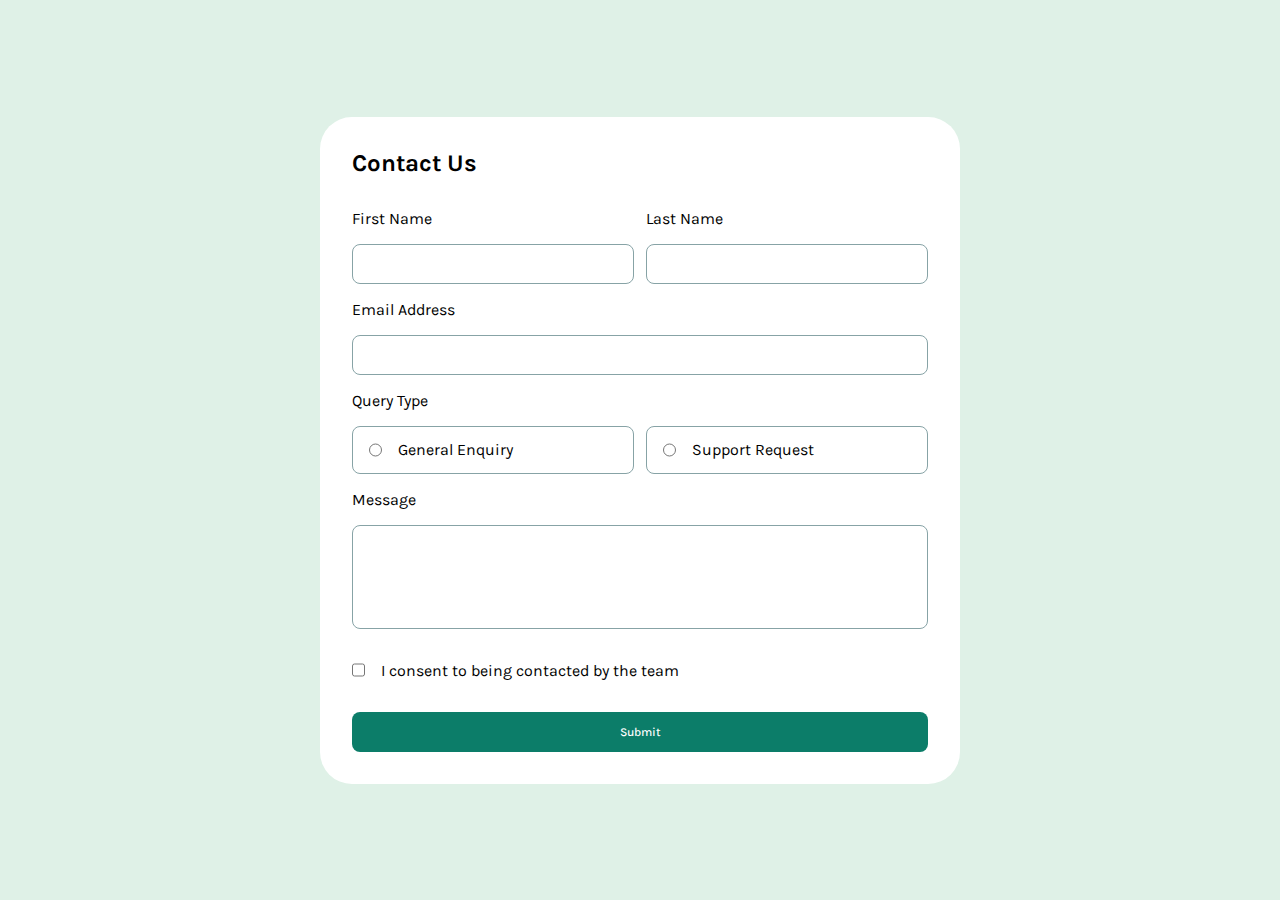
<file: contact-form-main/index.html>
<!DOCTYPE html>
<html lang="en">
<head>
  <meta charset="UTF-8">
  <meta name="viewport" content="width=device-width, initial-scale=1.0"> <!-- displays site properly based on user's device -->
  <link rel="preconnect" href="https://fonts.googleapis.com">
  <link rel="preconnect" href="https://fonts.gstatic.com" crossorigin>
  <link href="https://fonts.googleapis.com/css2?family=Karla:ital,wght@0,200..800;1,200..800&display=swap" rel="stylesheet">
  <link rel="stylesheet" href="./assets/css/style.css">
  <link rel="icon" type="image/png" sizes="32x32" href="./assets/images/favicon-32x32.png">
  
  <title>Frontend Mentor | Contact form</title>
</head>
<body>
  <main>
    <h1>Contact Us</h1>
    <form>
      <section class="nomes">
        <section class="primeiroNome">
          <label for="inputPrimeiro">First Name</label>
          <input type="text" id=""inputPrimeiro/>
          <!-- This field is required -->
        </section>

        <section class="ultimoNome">
          <label for="ultimoNome">Last Name</label>
          <input type="text" id="inputUltimo">
          <!-- This field is required -->
        </section>
      </section>

      <section class="email">
        <label for="inputEmail">Email Address</label>
        <input type="text" id="inputEmail">
        <!-- Please enter a valid email address -->
        <!-- This field is required -->
      </section>

      <section class="query">
        <p>Query Type</p>

        <section class="inputsRadio">
          <section class="general">
            <input type="radio" name="query" id="general" value="General Enquiry">
            <label for="general">General Enquiry</label>
          </section>
          <section class="support">
            <input type="radio" name="query" id="support" value="Support Request">
            <label for="support">Support Request</label>
          </section>
        </section>
          <!-- Please select a query type -->
      </section>

      <section class="mensagem">
        <label for="inputMensagem">Message</label>
        <input type="text" id="inputMensagem">
        <!-- This field is required -->
      </section>

      <section class="termos">
        <input type="checkbox" id="checkboxTermos">
        <label for="checkboxTermos">I consent to being contacted by the team</label>
        
        <!-- To submit this form, please consent to being contacted -->
      </section>
      <input class="button" type="submit" value="Submit">

      <!-- Message Sent! -->
      <!-- Thanks for completing the form. We'll be in touch soon! -->
    </form>
  </main>

</body>
</html>
</file>
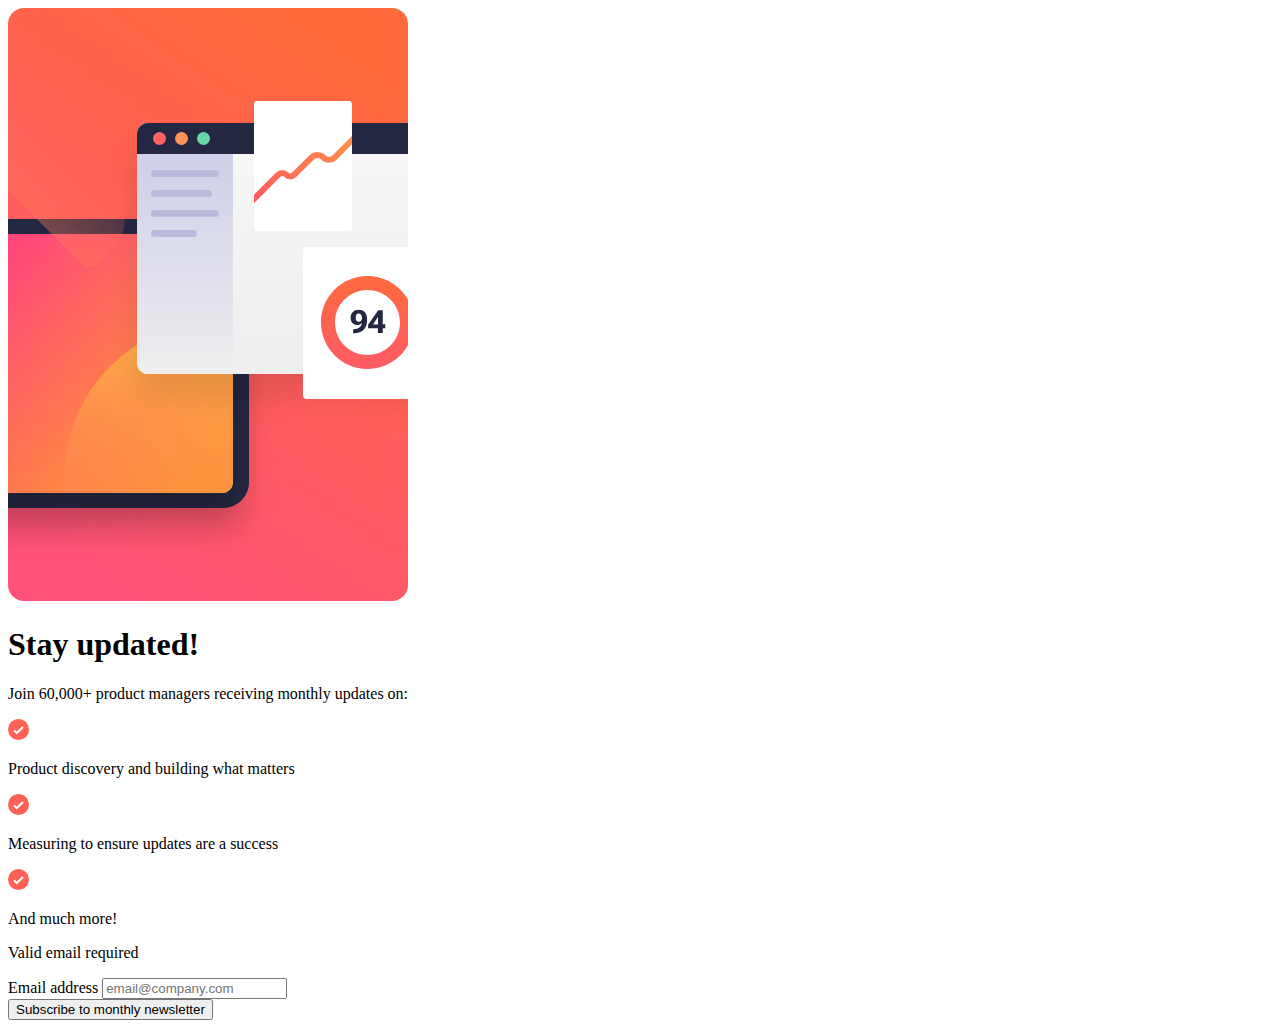
<file: newsletter-sign-up-with-success-message-main/index.html>
<!DOCTYPE html>
<html lang="en">
<head>
  <meta charset="UTF-8">
  <meta name="viewport" content="width=device-width, initial-scale=1.0">
  <link rel="preconnect" href="https://fonts.googleapis.com">
  <link rel="preconnect" href="https://fonts.gstatic.com" crossorigin>
  <link href="https://fonts.googleapis.com/css2?family=Roboto:ital,wght@0,100;0,300;0,400;0,500;0,700;0,900;1,100;1,300;1,400;1,500;1,700;1,900&display=swap" rel="stylesheet">
  <link rel="stylesheet" href="./css/index.css">
  <title>Frontend Mentor | Newsletter sign-up form with success message</title>
</head>
<!-- script para mudar a imagem de acordo com a largura da pagina -->
<script>
  let mudarImagem = () => {
    let imagem = document.getElementById("imagem");
    if (imagem) {
      let larguraTela = window.innerWidth;
      if (larguraTela <= 600) {
        imagem.src = "./assets/images/imagemMobile.svg";
      } else {
        imagem.src = "./assets/images/imagemDesktop.svg"
      }
    }
    }

  let validarEmail = () => {
    document.getElementById("botao").addEventListener("click", () => {
      let input = document.getElementById("email")
      let valorEmail = input.value
      let regex = /^[a-zA-Z0-9._%+-]+@[a-zA-Z0-9.-]+\.[a-zA-Z]{2,}$/;
      let msgErro = document.getElementById("msgErro")
      if (regex.test(valorEmail)) {
        input.classList.remove("placeholder-invalido"); 
        window.location.href = "./sucess.html"
        msgErro.style.display = "none";
      } else {
        input.classList.add("placeholder-invalido");
        msgErro.style.display = "flex";
        input.style.border = "1.5px solid hsl(4, 100%, 67%)";
        input.style.backgroundColor = "hsl(4, 90%, 89%)"
        input.style.setProperty('--placeholder-color', 'hsl(4, 100%, 67%)');
      }
    })
  }
    
    
  window.addEventListener("DOMContentLoaded", validarEmail);
  window.addEventListener("DOMContentLoaded", mudarImagem); // executa a função quando a pagina carregar
  window.addEventListener("resize", mudarImagem); // executa a função quando o tamanho da tela muda
</script>
<body>
  <main>
    <img class="imgPrincipal" id="imagem" src="./assets/images/imagemDesktop.svg" alt="imagem">
    <section>
      <h1>Stay updated!</h1>
      <p>Join 60,000+ product managers receiving monthly updates on:</p>
      <div class="div-lista">
        <img src="./assets/images/icon-list.svg" alt="icon">
        <p>Product discovery and building what matters</p>
      </div>
      <div class="div-lista">
        <img src="./assets/images/icon-list.svg" alt="icon">
        <p>Measuring to ensure updates are a success</p>
      </div>
      <div class="div-lista">
        <img src="./assets/images/icon-list.svg" alt="icon">
        <p>And much more!</p>
      </div>
      <div class="div-input">
        <p id="msgErro" class="msgErro">Valid email required</p>
        <label for="email">Email address</label>
        <input type="text" id="email" name="email" placeholder="email@company.com">
      </div>
      <button id="botao">Subscribe to monthly newsletter</button>
    </section>
  </main>
</body>
</html>
</file>
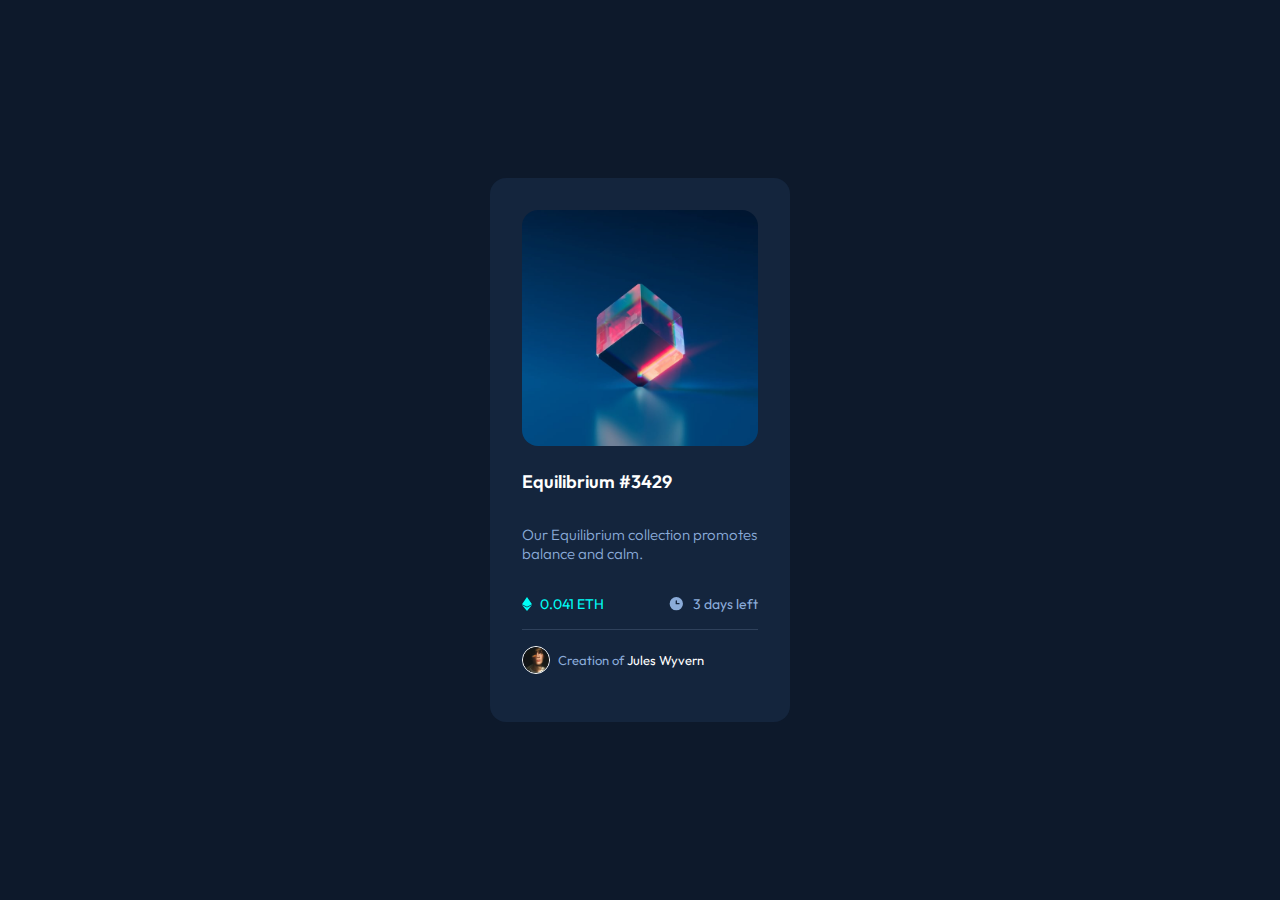
<file: nft-preview-card-component-main/index.html>
<!DOCTYPE html>
<html lang="en">
  <head>
    <meta charset="UTF-8" />
    <meta name="viewport" content="width=device-width, initial-scale=1.0" />
    <link rel="preconnect" href="https://fonts.googleapis.com">
    <link rel="preconnect" href="https://fonts.gstatic.com" crossorigin>
    <link href="https://fonts.googleapis.com/css2?family=Outfit:wght@100..900&display=swap" rel="stylesheet">
    <link rel="stylesheet" href="./css/style.css">
    <title>Frontend Mentor | NFT preview card component</title>
  </head>
  <body>
    <main class="card">
      <img
        class="card__img card__img--active"
        src="./images/image-equilibrium.jpg"
        alt="main_img"
      />
      <h1 class="card__title">Equilibrium #3429</h1>
      <p class="card__text">
        Our Equilibrium collection promotes balance and calm.
      </p>
      <div class="card__infos">
        <div class="infos__price">
          <img
            class="infos__price__icon"
            src="./images/icon-diamante.svg"
            alt="icon_diamont"
          />
          <p class="infos__text infos__price__text">0.041 ETH</p>
        </div>
        <div class="infos__time">
          <img
            class="infos__time__icon"
            src="./images/icon-relogio.svg"
            alt="icon_clock"
          />
          <p class="infos__text infos__time__text">3 days left</p>
        </div>
      </div>
      <div class="card__credits">
        <img
          class="credits__img"
          src="./images/image-avatar.png"
          alt="img_creator"
        />
        <p class="credits__text">
          Creation of <a class="credits__text__link">Jules Wyvern</a>
        </p>
      </div>
    </main>
  </body>
</html>
</file>
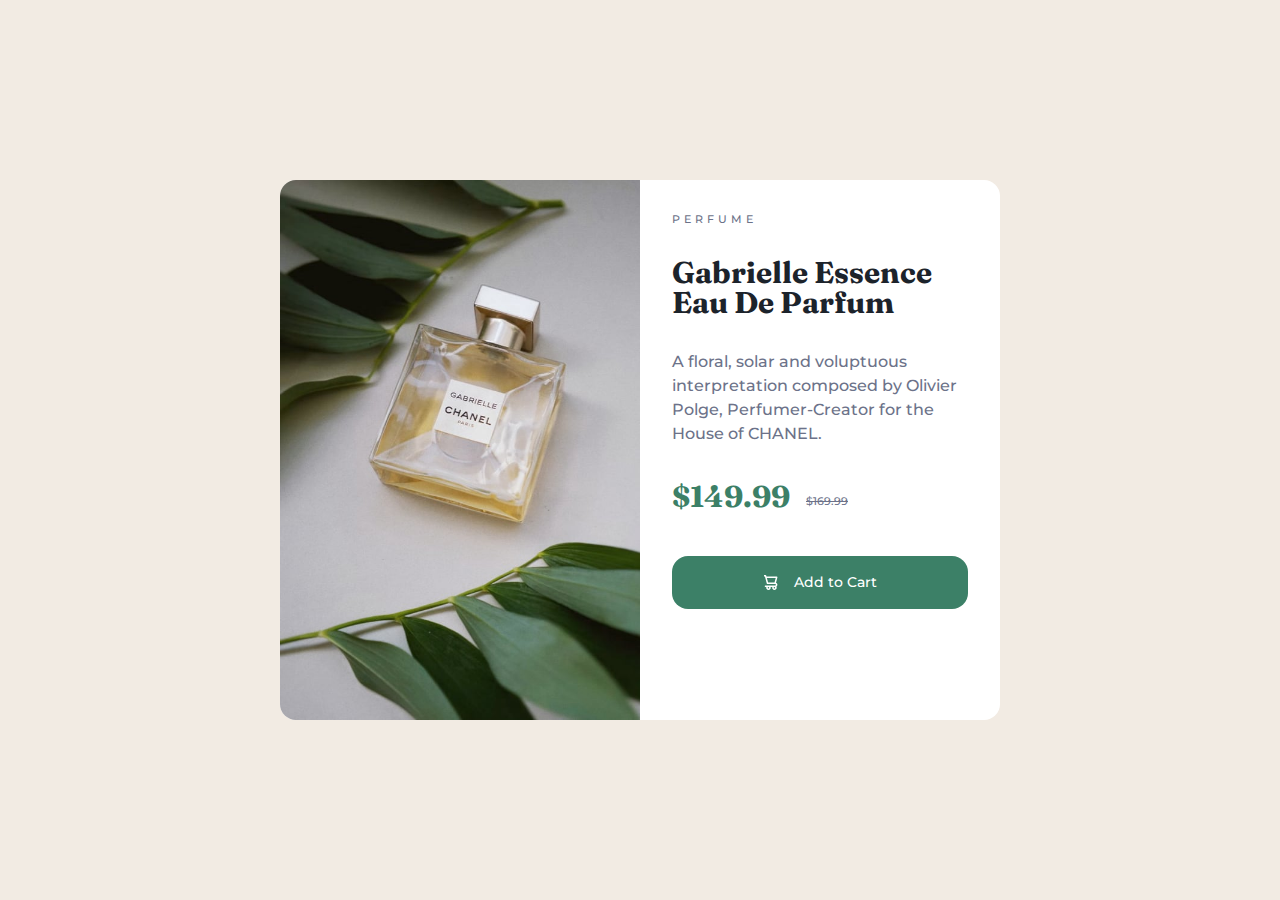
<file: product-preview-card-component-main/index.html>
<!DOCTYPE html>
<html lang="en">
<head>
  <meta charset="UTF-8">
  <meta name="viewport" content="width=device-width, initial-scale=1.0"> <!-- displays site properly based on user's device -->
  <link rel="preconnect" href="https://fonts.googleapis.com">
  <link rel="preconnect" href="https://fonts.gstatic.com" crossorigin>
  <link href="https://fonts.googleapis.com/css2?family=Fraunces:ital,opsz,wght@0,9..144,700;1,9..144,700&family=Montserrat:ital,wght@0,100..900;1,100..900&display=swap" rel="stylesheet">
  <link rel="stylesheet" href="./assets/css/style.css">
  <title>Frontend Mentor | Product preview card component</title>
</head>
<body>
  <main>
    <img src="./assets/images/image-product-desktop.jpg" alt="Imagem do produto">
    <section class="informacoes">
      <h2>PERFUME</h2>
      <h1>Gabrielle Essence Eau De Parfum</h1>
      <p>
        A floral, solar and voluptuous interpretation composed by Olivier Polge, 
        Perfumer-Creator for the House of CHANEL.
      </p>
      <section class="preco">
        <h1>$149.99</h1>
        <section class="desconto">
          <h3>$169.99</h3>
        </section>
      </section>
      <button>
        <img src="./assets/images/icon-cart.svg" alt="icone de carrinho">
        <p>Add to Cart</p>
      </button>
    </section>  
  </main>
</body>
</html>
</file>
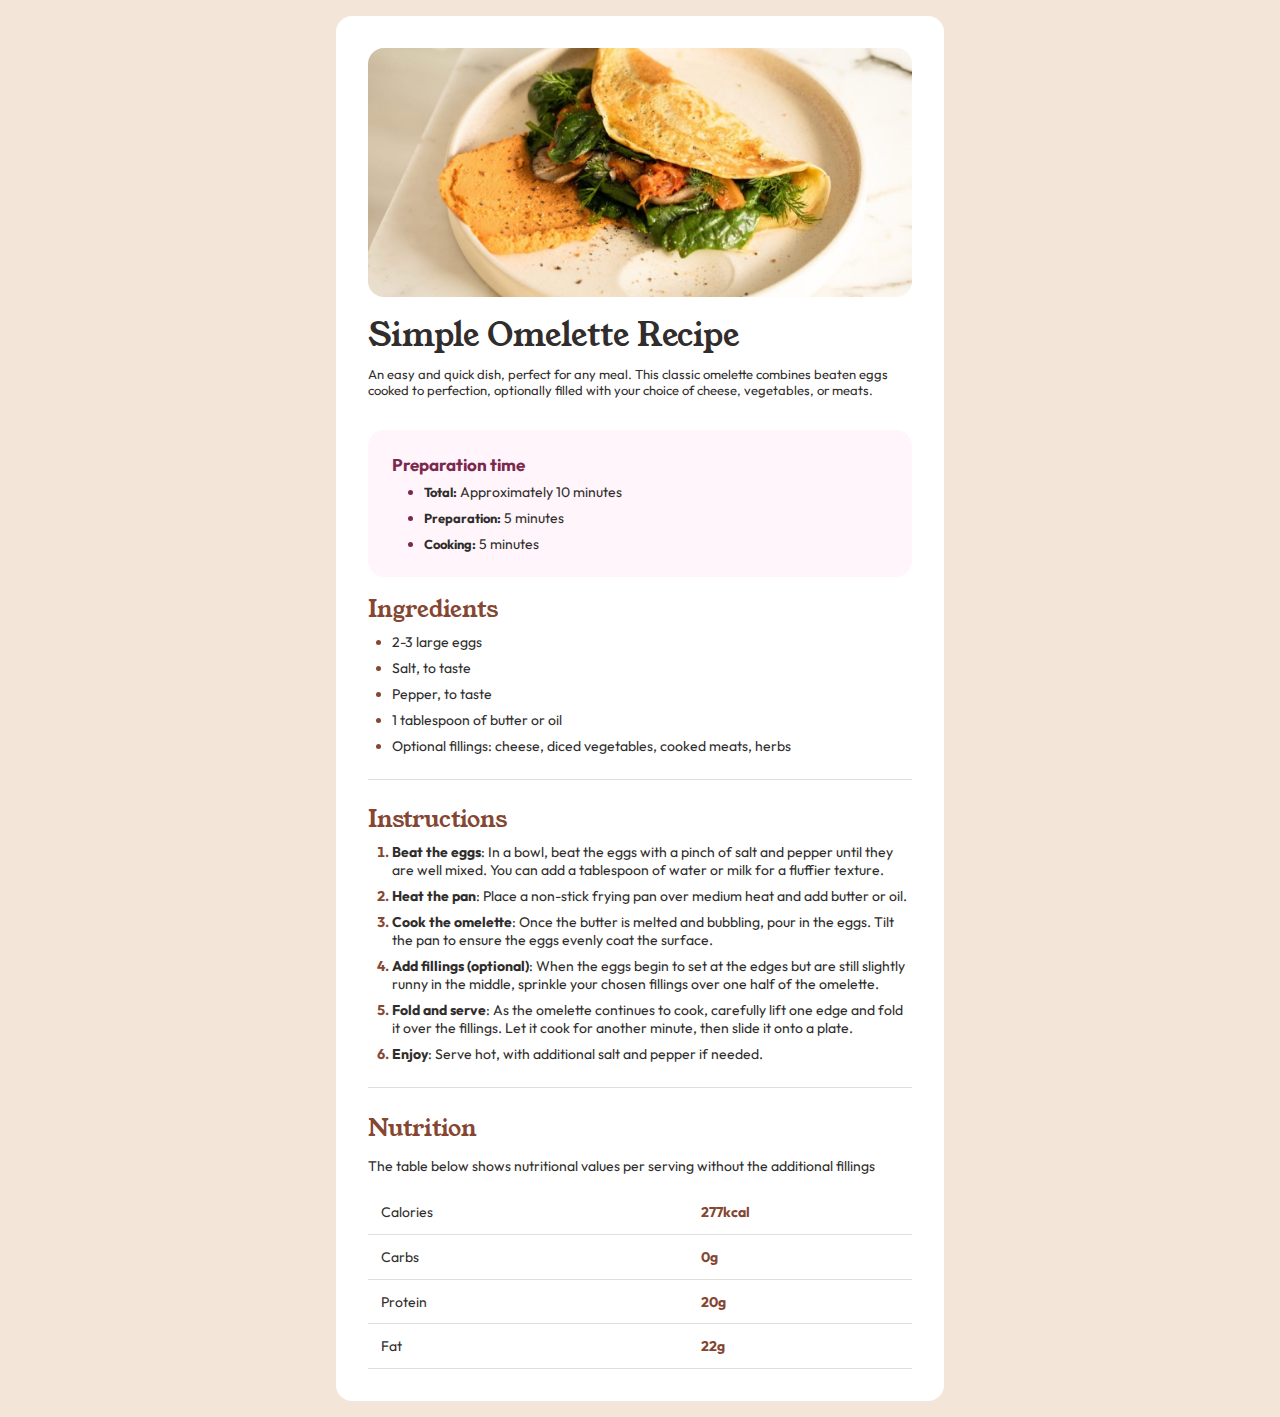
<file: recipe-page-main/index.html>
<!DOCTYPE html>
<html lang="pt-br">
<head>
  <meta charset="UTF-8">
  <meta name="viewport" content="width=device-width, initial-scale=1.0"> 
  <link rel="stylesheet" href="./assets/css/style.css">
  <link rel="preconnect" href="https://fonts.googleapis.com">
  <link rel="preconnect" href="https://fonts.gstatic.com" crossorigin>
  <link href="https://fonts.googleapis.com/css2?family=Outfit&family=Young+Serif&display=swap" rel="stylesheet">
  <link href="https://fonts.googleapis.com/css2?family=Outfit:wght@600&display=swap" rel="stylesheet">
  <link href="https://fonts.googleapis.com/css2?family=Outfit:wght@700&display=swap" rel="stylesheet">
  <link rel="icon" type="image/png" sizes="32x32" href="./assets/images/favicon-32x32.png">
  <title>Frontend Mentor | Recipe page</title>
</head>
<body>

  <main>
    <img src="./assets/images/image-omelette.jpeg" alt="foto de uma pao">
    <h1>Simple Omelette Recipe</h1>
    <p>
      An easy and quick dish, perfect for any meal. This classic omelette combines beaten eggs cooked 
      to perfection, optionally filled with your choice of cheese, vegetables, or meats.
    </p>

    <section class="tempo">
      <h3>Preparation time</h3>
      <ul>
        <li><b>Total:</b> Approximately 10 minutes</li>
        <li><b>Preparation:</b> 5 minutes</li>
        <li><b>Cooking:</b> 5 minutes</li>
      </ul>
    </section>
    <section class="ingredientes">
      <h2>Ingredients</h2>
      <ul>
        <li>2-3 large eggs</li>
        <li>Salt, to taste</li>
        <li>Pepper, to taste</li>
        <li>1 tablespoon of butter or oil</li>
        <li>Optional fillings: cheese, diced vegetables, cooked meats, herbs</li>
      </ul>
    </section>
    <hr>
    <section class="instrucoes">
      <h2>Instructions</h2>
      <ol>
        <li>
          <b>Beat the eggs</b>: In a bowl, beat the eggs with a pinch of salt and pepper until they are well mixed. You can add a tablespoon of water or milk for a fluffier texture.
        </li>
        <li>
            <b>Heat the pan</b>: Place a non-stick frying pan over medium heat and add butter or oil.
        </li>
        <li>
            <b>Cook the omelette</b>: Once the butter is melted and bubbling, pour in the eggs. Tilt the pan to ensure the eggs evenly coat the surface.
        </li>
        <li>
            <b>Add fillings (optional)</b>: When the eggs begin to set at the edges but are still slightly runny in the middle, sprinkle your chosen fillings over one half of the omelette.
        </li>
        <li>
            <b>Fold and serve</b>: As the omelette continues to cook, carefully lift one edge and fold it over the fillings. Let it cook for another minute, then slide it onto a plate.
        </li>
        <li>
          <b>Enjoy</b>: Serve hot, with additional salt and pepper if needed.
        </li>
      </ol>
    </section>
    <hr>
    <section class="nutricao">
      <h2>Nutrition</h2>
      <p>
        The table below shows nutritional values per serving without the additional fillings
      </p>
      <table>
        <tr>
          <th class="tabEsquerda">Calories</th>
          <th class="tabDireita">277kcal</th>
        </tr>
        <tr>
          <th class="tabEsquerda">Carbs</th>
          <th class="tabDireita">0g</th>
        </tr>
        <tr>
          <th class="tabEsquerda">Protein</th>
          <th class="tabDireita">20g</th>
        </tr>
        <tr>
          <th class="tabEsquerda">Fat</th>
          <th class="tabDireita">22g</th>
        </tr>
      </table>
    </section>
  </main>

</body>
</html>
</file>
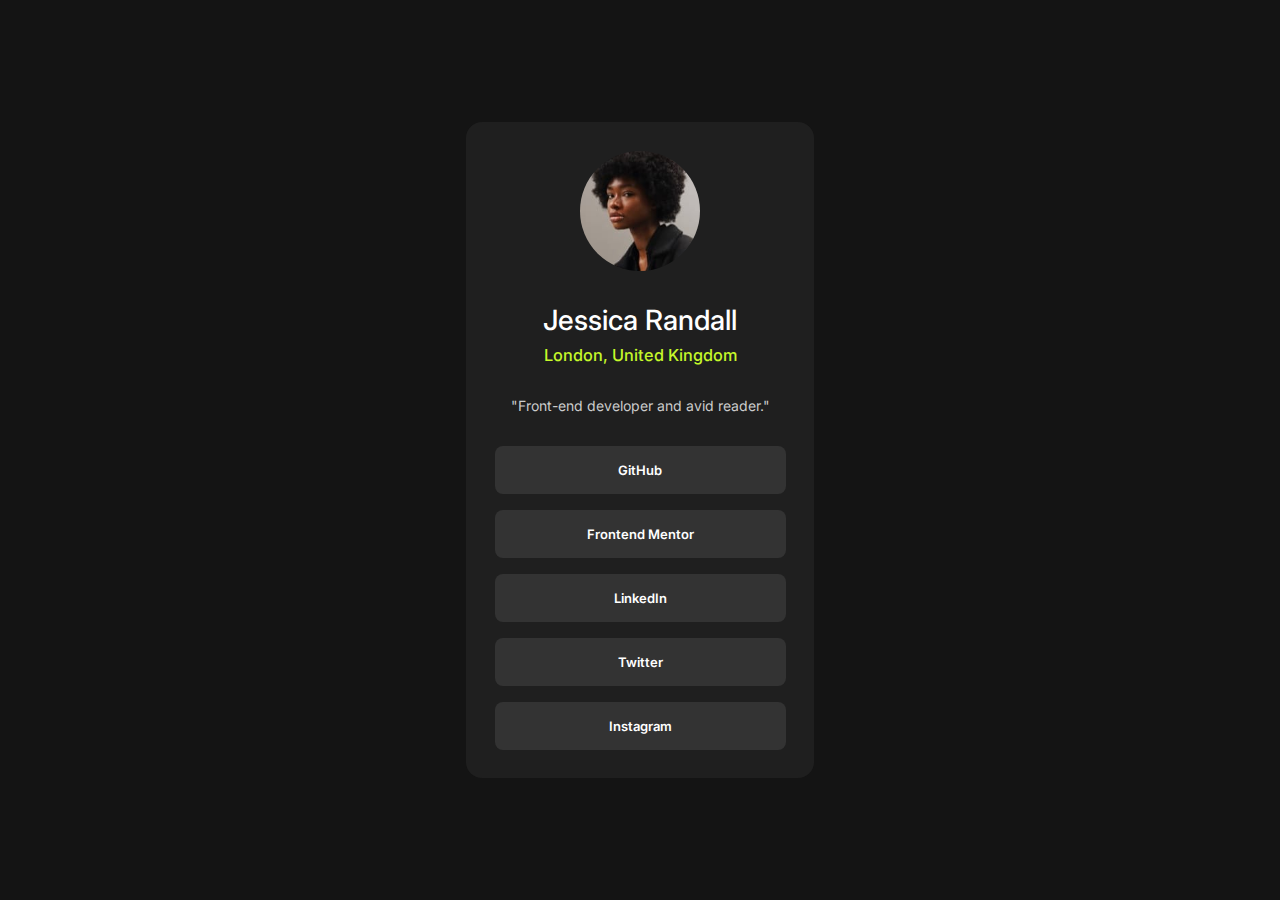
<file: social-links-profile-main/index.html>
<!DOCTYPE html>
<html lang="en">
<head>
  <meta charset="UTF-8">
  <meta name="viewport" content="width=device-width, initial-scale=1.0"> <!-- displays site properly based on user's device -->
  <link rel="preconnect" href="https://fonts.googleapis.com">
  <link rel="preconnect" href="https://fonts.gstatic.com" crossorigin>
  <link href="https://fonts.googleapis.com/css2?family=Inter:ital,opsz@0,14..32;1,14..32&display=swap" rel="stylesheet">
  <link href="https://fonts.googleapis.com/css2?family=Inter:ital,opsz,wght@0,14..32,500;1,14..32,500&display=swap" rel="stylesheet">
  <link href="https://fonts.googleapis.com/css2?family=Inter:ital,opsz,wght@0,14..32,700;1,14..32,700&display=swap" rel="stylesheet">
  <link rel="icon" type="image/png" sizes="32x32" href="./assets/images/favicon-32x32.png">
  <link rel="stylesheet" href="./assets/css/style.css">
  <title>Frontend Mentor | Social links profile</title>
</head>
<body>
  <main>
    <div class="boxFoto">
      <img src="./assets/images/avatar-jessica.jpeg" alt="Foto de perfil">
    </div>  
    <div class="boxInformacoes">
      <h1>Jessica Randall</h1>
      <h3>London, United Kingdom</h3>  
      <span>"Front-end developer and avid reader."</span>
    </div>
    <button>GitHub</button>
    <button>Frontend Mentor</button>
    <button>LinkedIn</button>
    <button>Twitter</button>
    <button>Instagram</button>
  </main>
</body>
</html>
</file>
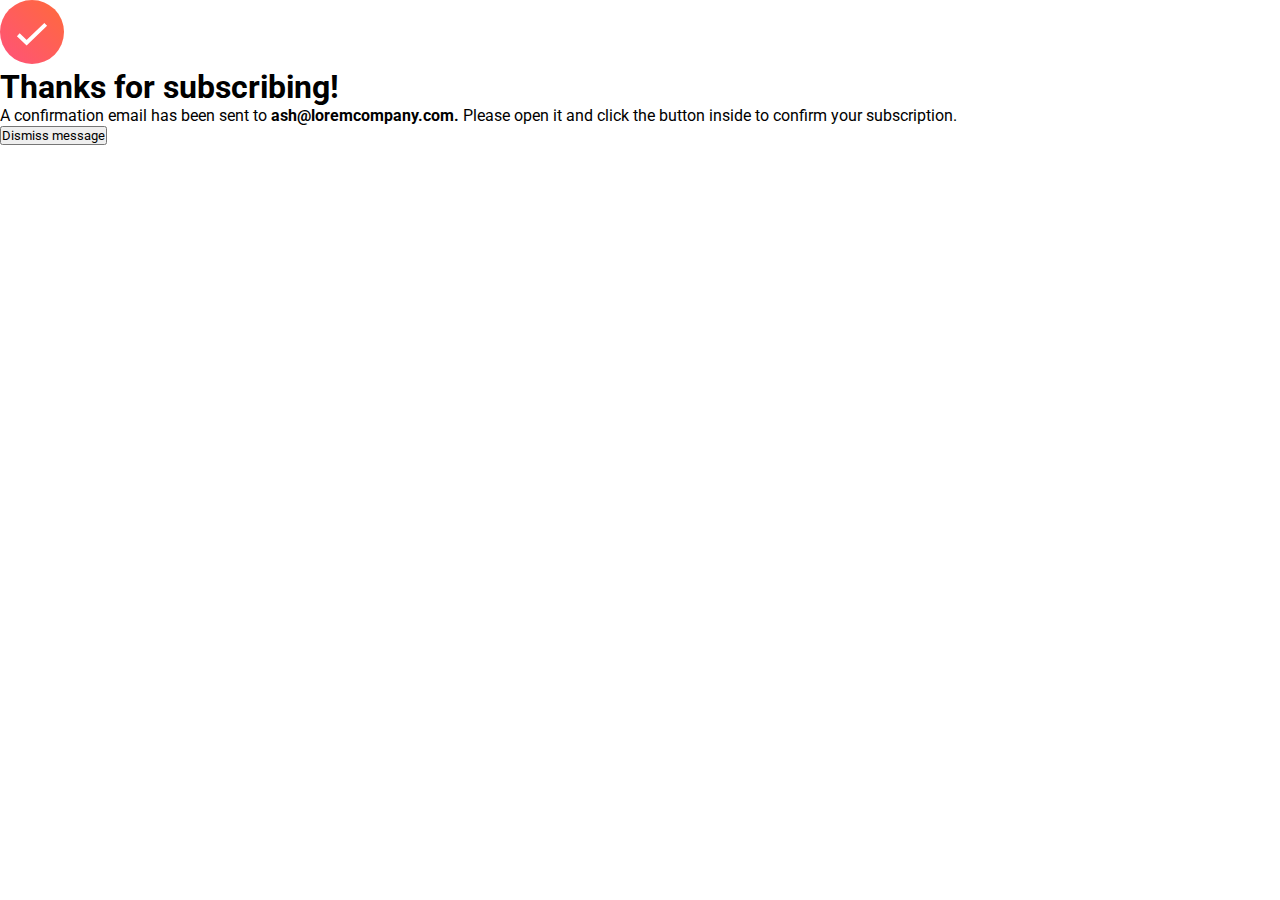
<file: newsletter-sign-up-with-success-message-main/sucess.html>
<!DOCTYPE html>
<html lang="en">
<head>
  <meta charset="UTF-8">
  <meta name="viewport" content="width=device-width, initial-scale=1.0">
  <link rel="stylesheet" href="./css/sucess.css">
  <link rel="preconnect" href="https://fonts.googleapis.com">
  <link rel="preconnect" href="https://fonts.gstatic.com" crossorigin>
  <link href="https://fonts.googleapis.com/css2?family=Roboto:ital,wght@0,100;0,300;0,400;0,500;0,700;0,900;1,100;1,300;1,400;1,500;1,700;1,900&display=swap" rel="stylesheet">
  <title>Document</title>
</head>
<body>
  <main>
    <img src="./assets/images/icon-success.svg" alt="">
    <h1>Thanks for subscribing!</h1>
    <p>
      A confirmation email has been sent to <b>ash@loremcompany.com.</b> 
      Please open it and click the button inside to confirm your subscription.
    </p>
    <button>Dismiss message</button>
  </main>
</body>
</html>
</file>
<file: contact-form-main/assets/css/style.css>
* {
  margin: 0;
  padding: 0;
  box-sizing: border-box; 
  font-family: "Karla"
}

body {
  display: flex;
  width: 100%;
  height: 100vh;
  background-color: hsl(148, 38%, 91%);
  align-items: center;
  justify-content: center;
  padding: 1rem;
}

main {
  display: flex;
  justify-items: center;
  padding: 2rem;
  border-radius: 2rem;
  background-color: #FFF;
  flex-direction: column;
  width: 40rem;
}

main h1 {
  font-size: 24px;
  font-weight: 700
}

main form input {
  height: 2.5rem;
  border-radius: 0.5rem;
  border: 1px solid hsl(186, 15%, 59%);
}

main form label {
  margin: 1rem 0;
}

main form section.nomes {
  width: 100%;
  display: flex;
  justify-content: space-between;
  margin: 1rem 0 0 0;
}

main form section.nomes section {
  display: flex;
  flex-direction: column;
  width: 49%;
}

main form section.email {
  display: flex;
  flex-direction: column;
  width: 100%;
}
main form section.email input {
  width: 100%;
}

main form section.query section.inputsRadio {
  display: flex;
  justify-content: space-between;
  width: 100%;
}
main form section.query p {
  margin: 1rem 0;
}

main form section.query section.inputsRadio section {
  display: flex;
  width: 49%;
  height: 3rem;
  padding: 1rem;
  align-items: center;
  border-radius: 0.5rem;
  border: 1px solid hsl(186, 15%, 59%);
}

main form section.query section.inputsRadio section input {
 margin: 0 1rem 0 0;
}

main form section.mensagem {
  display: flex;
  flex-direction: column;
  width: 100%;
}

main form section.mensagem input {
  height: 6.5rem;
}

main form section.termos {
  display: flex;
  width: 100%;
  align-items: center;
  margin: 1rem 0 0 0;
}

main form section.termos input {
  margin: 0 1rem 0 0;
}

main form input.button {
  width: 100%;
  border: none;
  background-color: hsl(169, 82%, 27%);
  color: #FFF;
  margin: 1rem 0 0 0;
  font-weight: 500;
  font-size: 12px;
  cursor: pointer;
  transition: 0.3s;
}

main form input.button:hover {
  background-color: hsl(169, 82%, 17%);
}
</file>
<file: newsletter-sign-up-with-success-message-main/css/index.css>
/****************** Desktop ******************/
@media (min-width: 1366px) {
  body {
    display: flex;
    margin: 0;
    padding: 0;
    box-sizing: border-box;
    font-family: roboto;
    justify-content: center;
    align-items: center;
    width: 100%;
    height: 100vh;
    background-color: hsl(235, 18%, 26%);
  }
  main {
    display: flex;
    flex-direction: row-reverse;
    width: 53%;
    height: 70vh;
    background-color: white;
    border-radius: 1rem;
    padding: 1rem;
  }
  .imgPrincipal {
    stroke-width: 5;
  }
  section {
    display: flex;
    flex-direction: column;
    padding: 3.5rem;
    width: 50%;
    height: 100%;
  }
  section h1 {
    font-size: 45px;
    font-weight: 700;
    margin: 1rem 0 0.5rem 0;
  }
  section p {
    font-size: 13px;
    font-weight: 400;
  }
  .div-lista {
    display: flex;  
    margin: 0.8rem 0;
    align-items: flex-start;
  }
  .div-lista img {
    width: 20px;
    margin: 0 1rem 0 0;
  }
  .div-lista p {
    margin: 0;
  }
  .div-input {
    display: flex;
    position: relative;
    flex-direction: column;
    width: 100%;
  }
  .div-input label {
    display: block;
    font-weight: 700;
    font-size: 10px;
    margin: 1.5rem 0 0.5rem 0;
  }
  .div-input input {
    height: 1.5rem;
    border: 1.5px solid hsl(231, 7%, 60%, 0.7);
    border-radius: 0.5rem;
    padding: 1rem;
    font-weight: 700;
  }
  .div-input input:focus {
    outline: 1px solid hsl(231, 7%, 60%, 1);
  }
  .div-input input::placeholder {
    color: hsl(231, 7%, 60%, 0.7);
  }
  .div-input input.placeholder-invalido::placeholder {
    color: hsl(4, 100%, 67%);
  }
  .div-input .msgErro {
    display: none;
    color:hsl(4, 100%, 67%);
    font-weight: 700;
    font-size: 10px;
    position: absolute;
    right: 0px;
    top: 8px
  }
  button {
    display: flex;
    justify-content: center;
    align-items: center;
    height: 3.5rem;
    margin: 1rem 0;
    border: none;
    border-radius: 0.5rem;
    font-size: 11px;
    background: hsl(234, 29%, 20%);
    color: white;
    font-weight: 700;
    cursor: pointer; /* Delay aplicado */
  }
  button:hover {
    background: linear-gradient(110deg, hsl(4, 100%, 67%), #ff7a2d);
  }
}
/********************* Mobile *********************/
@media (min-width: 0px) and (max-width: 600px) {
  body {
    margin: 0;
    padding: 0;
    box-sizing: border-box;
    font-family: roboto;
  }
  main {
    display: flex;
    flex-direction: column;
    width: 100%;
    height: 100vh;
  }
  section {
    display: flex;
    flex-direction: column;
    padding: 1.5rem;
  }
  section h1 {
    font-size: 40px;
    font-weight: 700;
    margin: 1rem 0;
  }
  section p {
    font-size: 16px;
    font-weight: 400;
  }

  .div-lista {
    display: flex;  
    margin: 0.8rem 0;
    align-items: flex-start;
  }
  .div-lista img {
    width: 23px;
    margin: 0 1rem 0 0;
  }
  .div-lista p {
    margin: 0;
  }

  .div-input {
    display: flex;
    position: relative;
    flex-direction: column;
    width: 100%;
    margin: 1rem 0 0 0;
  }
  .div-input label {
    display: block;
    font-weight: 700;
    font-size: 12px;
    margin: 1.5rem 0 0.5rem 0;
  }
  .div-input input {
    height: 3rem;
    border: 1.5px solid hsl(231, 7%, 60%, 0.7);
    border-radius: 0.5rem;
    padding: 1rem;
    font-weight: 700;
    font-size: 16px;
  }
  .div-input input:focus {
    outline: 1px solid hsl(231, 7%, 60%, 1);
  }
  .div-input input::placeholder {
    color: hsl(231, 7%, 60%, 0.7);
  }
  .div-input input.placeholder-invalido::placeholder {
    color: hsl(4, 100%, 67%);
  }
  .div-input .msgErro {
    display: none;
    color:hsl(4, 100%, 67%);
    font-weight: 700;
    font-size: 12px;
    position: absolute;
    right: 0px;
    top: 8px;
  }

  button {
    margin: 2rem 0;
    border: none;
    border-radius: 0.5rem;
    background: hsl(234, 29%, 20%);
    font-size: 14px;
    color: white;
    font-weight: 700;
    height: 5rem;
    cursor: pointer;
  }
  button:hover {
    background: linear-gradient(110deg, hsl(4, 100%, 67%), #ff7a2d);
  }
}
</file>
<file: nft-preview-card-component-main/css/style.css>
* {
  margin: 0;
  padding: 0;
  box-sizing: border-box;
  font-family: outfit;
}

body {
  display: flex;
  width: 100%;
  height: 100vh;
  background-color: hsl(217, 54%, 11%);
  align-items: center;
  justify-content: center;
  padding: 1rem;
}
.card {
  display: flex;
  flex-direction: column;
  width: 300px;
  padding: 2rem;
  border-radius: 1rem;
  background-color: hsl(216, 50%, 16%);
}
.card__img {
  border-radius: 1rem;
}
.card__title {
  margin: 1.5rem 0 1rem 0;
  color: white;
  font-weight: 600;
  font-size: 18px;
  cursor: pointer;
}
.card__title:hover {
  color: hsl(178, 100%, 50%);
}
.card__text {
  margin: 1rem 0;
  color: hsl(215, 51%, 70%);
  font-weight: 300;
  font-size: 15px;
}
.card__infos {
  margin: 1rem 0;
  display: flex;
  flex-direction: row;
  justify-content: space-between;
}
.infos__price {
  display: flex;
  flex-direction: row;
  align-items: center;
}
.infos__text {
  margin: 0 0 0 0.5rem;
  color: hsl(215, 51%, 70%);
  font-weight: 400;
  font-size: 14px;
}
.infos__price__icon {
  width: 10px;
  height: 14px;
}
.infos__price__text {
  color: hsl(178, 100%, 50%);
}
.infos__time {
  display: flex;
  flex-direction: row;
}
.infos__time__icon {
  width: 17px;
  height: 17px;
}
.infos__time__text {
  color: hsl(215, 51%, 70%);
}
.card__credits {
  display: flex;
  flex-direction: row;
  align-items: center;
  padding: 1rem 0;
  border-top: 1px solid hsl(215, 32%, 27%);
}
.credits__img {
  border: 0.5px solid white;
  border-radius: 2rem;
  height: 28px;
}
.credits__text {
  margin: 0 0 0 0.5rem;
  font-size: 13px;
  color: hsl(215, 51%, 70%);
}
.credits__text__link {
  color: white;
  cursor: pointer;
}
.credits__text__link:hover {
  color: hsl(178, 100%, 50%);
}
</file>
<file: product-preview-card-component-main/assets/css/style.css>
* {
  padding: 0;
  margin: 0;
  box-sizing: border-box;
  font-family: "Montserrat";
}

body {
  display: flex;
  width: 100%;
  height: 100vh;
  justify-content: center;
  align-items: center;
  background-color: hsl(30, 38%, 92%);
  padding: 1rem;
}

main {
  display: flex;
  border-radius: 1rem;
  background-color: #FFF;
  max-width: 45rem;
}

main img {
  width: 22.5rem;
  border-radius: 1rem 0 0 1rem;
}

main .informacoes {
  padding: 2rem;
}
main .informacoes h2 {
  letter-spacing: 4px;
  font-size: 11px;
  font-weight: 500;
  color: hsl(228, 12%, 48%);
}

main .informacoes h1 {
  margin: 2rem 0 0 0;
  font-size: 30px;
  font-family: "Fraunces";
  font-weight: 700;
  line-height: 1; 
  color: hsl(212, 21%, 14%);
}

main .informacoes p {
  margin: 2rem 0 0 0;
  font-size: 14;
  color: hsl(228, 12%, 48%);
  font-weight: 500;
  line-height: 1.5;;
}

main .informacoes .preco {
  display: flex;
  margin: 2rem 0 0 0;
  flex-direction: row;
  width: 100%;
}

main .informacoes .preco h1 {
  color: hsl(158, 36%, 37%);
  font-size: 30px;
  margin: 0;
  line-height: normal;
}
main .informacoes .preco .desconto {
  padding: 1rem;
}

main .informacoes .preco .desconto h3 {
  font-size: 11px;
  font-weight: 500;

  color: hsl(228, 12%, 48%);
  text-decoration: line-through;
}

main .informacoes button {
  display: flex;
  justify-content: center;
  align-items: center;
  margin: 2rem 0 0 0;
  width: 100%;
  border: none;
  background-color: hsl(158, 36%, 37%);
  padding: 1rem;
  border-radius: 1rem;
  cursor: pointer;
  transition: 0.3s;
}

main .informacoes button:hover {
  background-color: hsl(158, 36%, 27%);
}

main .informacoes button img {
  margin: 0 1rem 0 0;
  border-radius: 0;
  width: 14px;
}

main .informacoes button p {
  margin: 0;
  color: #FFF;
  font-weight: 500;
  font-size: 14px;
}
</file>
<file: recipe-page-main/assets/css/style.css>
* {
  margin: 0;
  padding: 0;
  box-sizing: border-box;
  font-family: "Outfit";
  font-size: 16px;
}

body {
  display: flex;
  background-color: hsl(30, 54%, 90%);
  color: hsl(24, 5%, 18%);
  width: 100%;
  height: 100%;
  justify-content: center;
  align-items: center;
}

main {
  margin: 1rem;
  display: flex;
  flex-direction: column;
  max-width: 38rem;
  border-radius: 1rem;
  background-color: #FFF;
  padding: 2rem
}

main img {
  width: 100%;
  border-radius: 1rem;
}

main h1 {
  margin: 1rem 0 0 0;
  font-weight: 400;
  font-size: 32px;
  font-family: "Young Serif";
}

main p {
  margin: 0.5rem 0 0 0;
  font-size: 13px;
  font-weight: 400;
}

main .tempo {
  background: hsl(330, 100%, 98%);
  padding: 1.5rem;
  border-radius: 1rem;
  margin: 2rem 0 0 0;
  width: 100%;  
}
main .tempo h3 {
  font-size: 17px;
  font-weight: 700;
  color: hsl(332, 51%, 32%);
}

main .tempo ul {
  margin: 0 0 0 2rem;
}
main .tempo b {
  font-size: 13px;
  font-weight: 700;
}
main .tempo li {
  font-size: 14px;
  font-weight: 400;
  margin: 0.5rem 0 0 0;
}
main .tempo li::marker {
  color: hsl(332, 51%, 32%); 
}

main .ingredientes {
  margin: 1rem 0 0 0;
  width: 100%;  
}
main .ingredientes h2 {
  font-size: 23px;
  font-weight: 400;
  font-family: "Young Serif";
  color: hsl(14, 45%, 36%);
}
main .ingredientes ul {
  padding: 0 0 0 1.5rem;
}
main .ingredientes li {
  font-size: 14px;
  font-weight: 400;
  margin: 0.5rem 0 0 0;
}
main .ingredientes li::marker {
  color: hsl(14, 45%, 36%);
}

main hr {
  border: none;
  margin: 1.5rem 0;
  background-color: hsl(30, 18%, 87%);
  height: 0.5px;
}

main .instrucoes {
  width: 100%;  
}
main .instrucoes h2 {
  font-size: 23px;
  font-weight: 400;
  font-family: "Young Serif";
  color: hsl(14, 45%, 36%);
}
main .instrucoes ol {
  padding: 0 0 0 1.5rem;
}
main .instrucoes b {
  color: hsl(24, 5%, 18%);
  font-weight: 700;
  font-size: 14px;
}
main .instrucoes li {
  font-size: 14px;
  font-weight: 400;
  margin: 0.5rem 0 0 0;
}
main .instrucoes li::marker {
  color: hsl(14, 45%, 36%);
  font-weight: 700;
}

main .nutricao {
  width: 100%;  
}
main .nutricao h2 {
  font-size: 23px;
  font-weight: 400;
  font-family: "Young Serif";
  color: hsl(14, 45%, 36%);
}
main .nutricao p {
  font-size: 14px;
  font-weight: 400;
  margin: 0.8rem 0 1rem 0;
}
main .nutricao table {
  width: 100%;
  border-collapse: collapse; 
}
main .nutricao tr {
  text-align: left;
  border-bottom: 0.5px solid hsl(30, 18%, 87%);
}
main .nutricao .tabEsquerda {
  font-weight: 400;
  font-size: 14px;
  padding: 0.8rem;
}
main .nutricao .tabDireita {
  color: hsl(14, 45%, 36%);
  font-size: 14px;
  padding: 0.8rem 0 ;
}
</file>
<file: social-links-profile-main/assets/css/style.css>
* {
  margin: 0;
  padding: 0;
  box-sizing: border-box;
  font-family: "inter";
}

body {
  display: flex;
  background-color: hsl(0, 0%, 8%);
  width: 100%;
  height: 100vh;
  align-items: center;
  justify-content: center;
  padding: 1rem;
  font-size: 14px;
}

main {
  display: flex;
  background-color: hsl(0, 0%, 12%);
  max-width: 30rem;
  border-radius: 1rem;
  justify-content: center;
  flex-direction: column;
  padding: 1.8rem;
}

.boxFoto {
  display: flex;
  justify-content: center;
  width: 100%;
}

main img {
  border-radius: 10rem;
  width: 120px;
  height: auto;
}

main .boxInformacoes {
  display: flex;
  align-items: center;
  flex-direction: column;
  width: 100%;
  padding: 0 1rem;
}
main .boxInformacoes h1 {
  color: hsl(0, 0%, 100%);
  font-weight: 500;
  margin: 2rem 0 8px 0;
}

main .boxInformacoes h3 {
  color: hsl(75, 94%, 57%);
  font-weight: 500;
}

main .boxInformacoes span {
  color: hsl(0, 0%, 80%);
  font-weight: 400;
  font-size: 14px;
  margin: 2rem 0 1rem 0;
}

main button {
  background-color: hsl(0, 0%, 20%);
  border: none;
  color: hsl(0, 0%, 100%);
  padding: 1rem 0 1rem 0;
  font-weight: 600;
  font-size: 13px;
  margin-top: 1rem;
  width: 100%;
  border-radius: 0.5rem;
  cursor: pointer;
}

main button:hover {
  background-color: hsl(75, 94%, 57%);
  color: hsl(0, 0%, 20%);
}
</file>
<file: newsletter-sign-up-with-success-message-main/css/sucess.css>
* {
  margin: 0;
  padding: 0;
  box-sizing: border-box;
  font-family: roboto;
}
@media (min-width: 1366px) {
  body{
    display: flex;
    width: 100%;
    height: 100vh;
    justify-content: center;
    align-items: center;
    background-color: hsl(235, 18%, 26%);
  }
  main {
    display: flex;
    flex-direction: column;
    width: 25%;
    background-color: white;
    padding: 3rem;
    border-radius: 2rem;
  }
  img {
    width: 50px
  }
  h1 {
    margin: 1rem 0 0 0;
    font-size: 35px;
    font-weight: 700;
    color: hsl(234, 29%, 20%);
  }
  p {
    margin: 1rem 0;
    font-size: 12px;
    font-weight: 400;
    color: hsl(234, 29%, 20%);
  }
  button {
    display: flex;
    margin: 2rem 0 0 0;
    justify-content: center;
    align-items: center;
    height: 4rem;
    border: none;
    border-radius: 0.5rem;
    font-size: 13px;
    background: hsl(234, 29%, 20%);
    color: white;
    font-weight: 700;
    cursor: pointer;
   
  }
  button:hover {
    background: linear-gradient(110deg, hsl(4, 100%, 67%), #ff7a2d);
  }
}
@media (min-width: 0px) and (max-width: 600px) {
  body {
    width: 100%;
    height: 100vh;
  }
  main {
    display: flex;
    position: relative;
    flex-direction: column;
    width: 100%;
    height: 100vh;
    padding: 1rem;
  }
  img {
    margin: 10rem 0 2rem 0;
    width: 60px;
  }
  h1 {
    font-size: 40px;
    font-weight: 700;
    color: hsl(234, 29%, 20%);
  }
  p {
    margin: 2rem 0;
    font-size: 16px;
    font-weight: 400;
    color: hsl(234, 29%, 20%);
  }
  button {
    display: flex;
    position: absolute;
    justify-content: center;
    align-items: center;
    height: 4rem;
    padding: 1rem; /* Padding desejado */
    border: none;
    border-radius: 0.5rem;
    font-size: 15px;
    background: hsl(234, 29%, 20%);
    color: white;
    font-weight: 700;
    cursor: pointer;
    bottom: 2rem;
    left: 1rem;
    right: 1rem;
  }
  button:hover {
    background: linear-gradient(110deg, hsl(4, 100%, 67%), #ff7a2d);
  }
}
</file>
